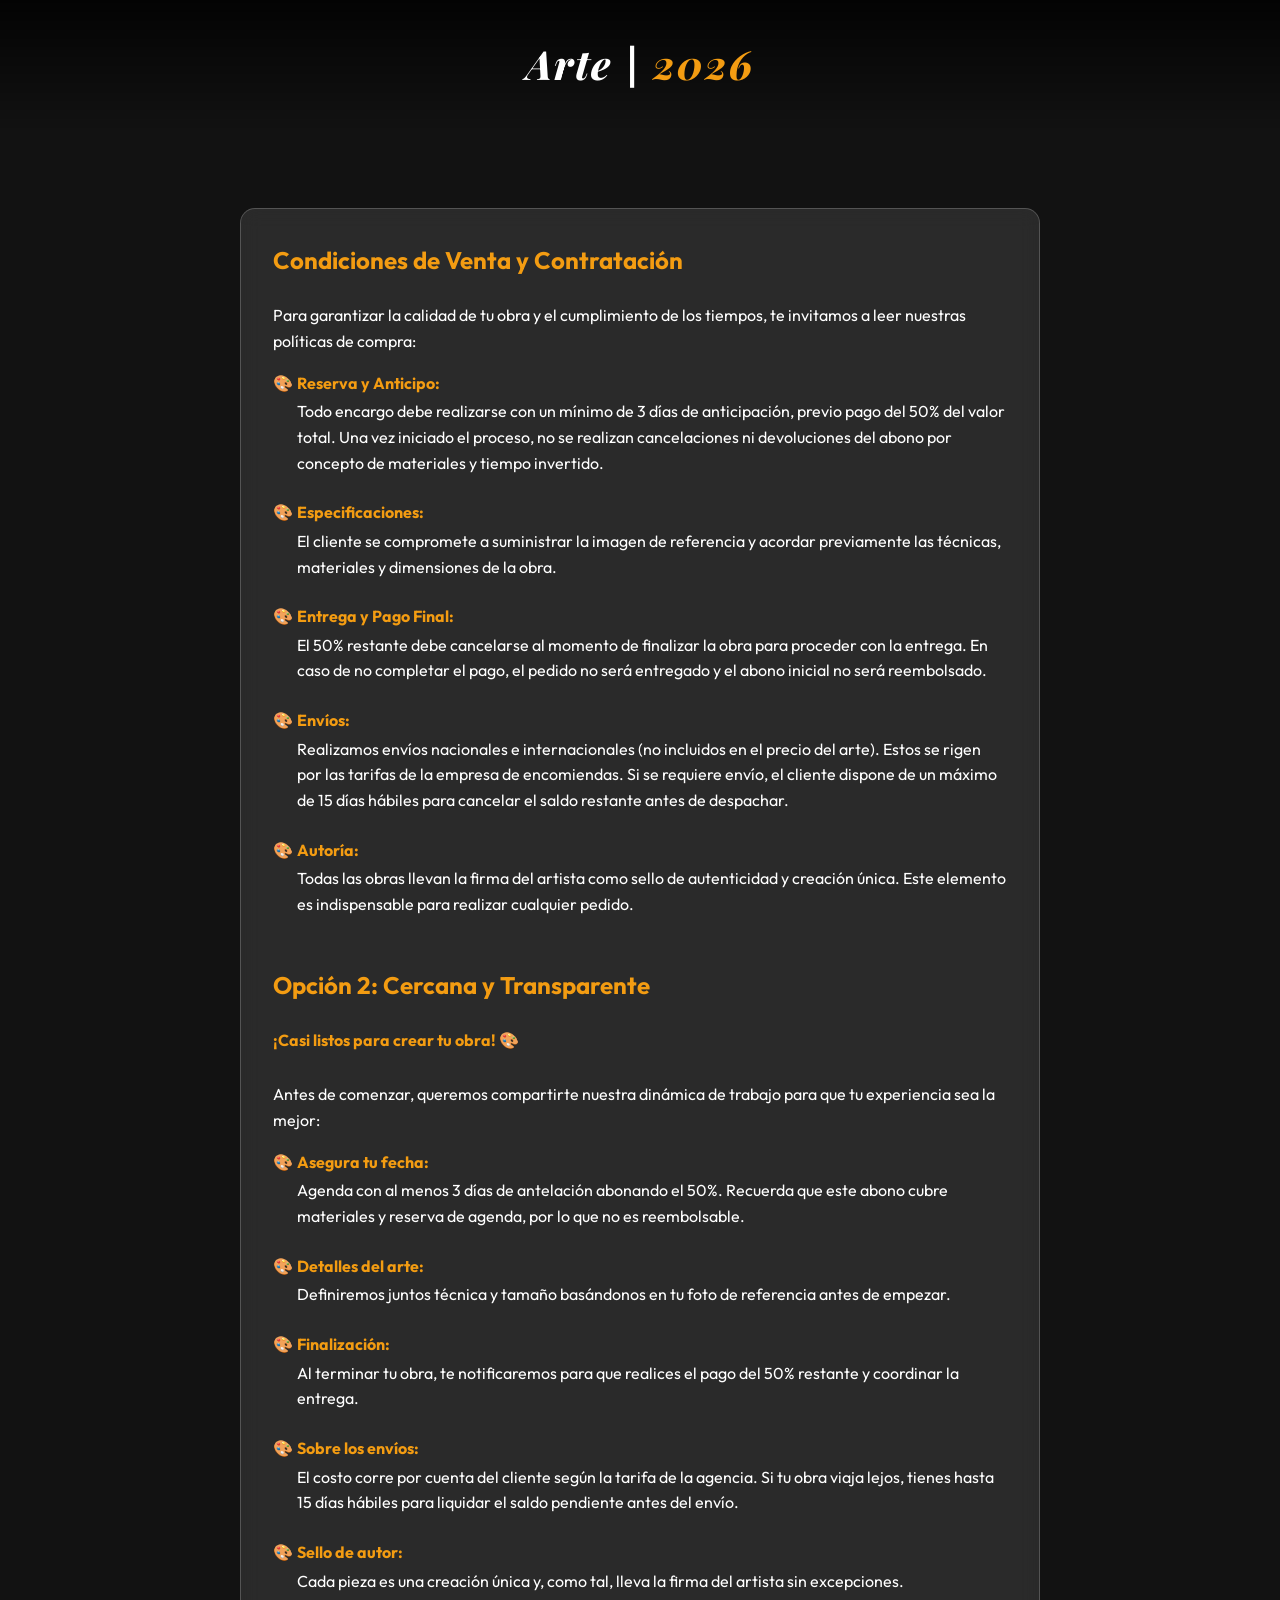
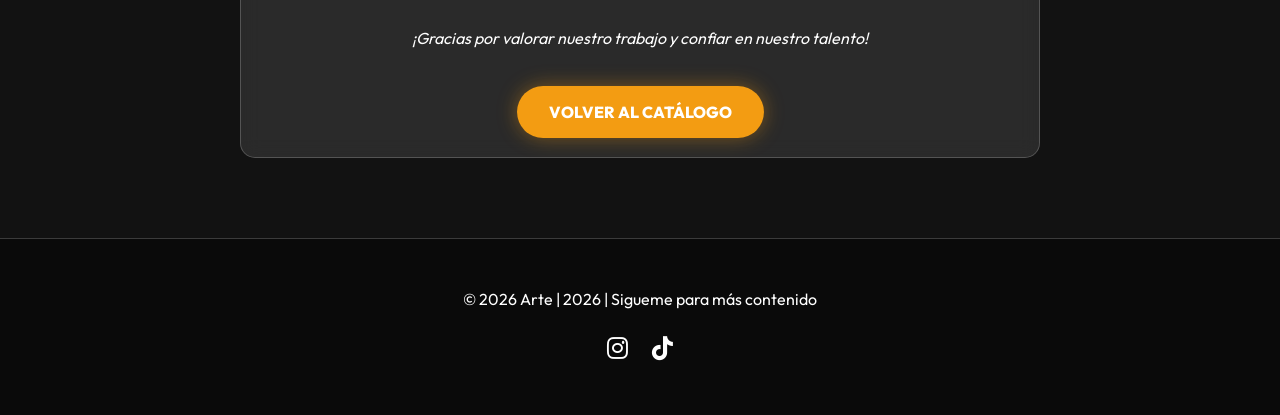
<file: terminos.html>
<!DOCTYPE html>
<html lang="es">
<head>
    <meta charset="UTF-8">
    <meta name="viewport" content="width=device-width, initial-scale=1.0">
    <title>Términos y Condiciones - Arte | 2026</title>
    
    <!-- Google Fonts -->
    <link rel="preconnect" href="https://fonts.googleapis.com">
    <link rel="preconnect" href="https://fonts.gstatic.com" crossorigin>
    <link href="https://fonts.googleapis.com/css2?family=Outfit:wght@300;400;600;800&family=Playfair+Display:ital,wght@0,700;1,700&display=swap" rel="stylesheet">
    
    <!-- Font Awesome for icons -->
    <link rel="stylesheet" href="https://cdnjs.cloudflare.com/ajax/libs/font-awesome/6.4.0/css/all.min.css">
    
    <link rel="stylesheet" href="styles.css">
</head>
<body>
    <header>
        <h1 class="logo"><a href="index.html" style="text-decoration: none; color: inherit;">Arte | <span>2026</span></a></h1>
    </header>

    <main>
        <section class="terms-section">
            <h1>Condiciones de Venta y Contratación</h1>
            <p>Para garantizar la calidad de tu obra y el cumplimiento de los tiempos, te invitamos a leer nuestras políticas de compra:</p>
            
            <ul>
                <li><strong>Reserva y Anticipo:</strong> Todo encargo debe realizarse con un mínimo de 3 días de anticipación, previo pago del 50% del valor total. Una vez iniciado el proceso, no se realizan cancelaciones ni devoluciones del abono por concepto de materiales y tiempo invertido.</li>
                <li><strong>Especificaciones:</strong> El cliente se compromete a suministrar la imagen de referencia y acordar previamente las técnicas, materiales y dimensiones de la obra.</li>
                <li><strong>Entrega y Pago Final:</strong> El 50% restante debe cancelarse al momento de finalizar la obra para proceder con la entrega. En caso de no completar el pago, el pedido no será entregado y el abono inicial no será reembolsado.</li>
                <li><strong>Envíos:</strong> Realizamos envíos nacionales e internacionales (no incluidos en el precio del arte). Estos se rigen por las tarifas de la empresa de encomiendas. Si se requiere envío, el cliente dispone de un máximo de 15 días hábiles para cancelar el saldo restante antes de despachar.</li>
                <li><strong>Autoría:</strong> Todas las obras llevan la firma del artista como sello de autenticidad y creación única. Este elemento es indispensable para realizar cualquier pedido.</li>
            </ul>

            <h2 style="margin-top: 3rem;">Opción 2: Cercana y Transparente</h2>
            <p><strong>¡Casi listos para crear tu obra! 🎨</strong><br>
            Antes de comenzar, queremos compartirte nuestra dinámica de trabajo para que tu experiencia sea la mejor:</p>

            <ul>
                <li><strong>Asegura tu fecha:</strong> Agenda con al menos 3 días de antelación abonando el 50%. Recuerda que este abono cubre materiales y reserva de agenda, por lo que no es reembolsable.</li>
                <li><strong>Detalles del arte:</strong> Definiremos juntos técnica y tamaño basándonos en tu foto de referencia antes de empezar.</li>
                <li><strong>Finalización:</strong> Al terminar tu obra, te notificaremos para que realices el pago del 50% restante y coordinar la entrega.</li>
                <li><strong>Sobre los envíos:</strong> El costo corre por cuenta del cliente según la tarifa de la agencia. Si tu obra viaja lejos, tienes hasta 15 días hábiles para liquidar el saldo pendiente antes del envío.</li>
                <li><strong>Sello de autor:</strong> Cada pieza es una creación única y, como tal, lleva la firma del artista sin excepciones.</li>
            </ul>

            <p style="margin-top: 2rem; font-style: italic; text-align: center;">¡Gracias por valorar nuestro trabajo y confiar en nuestro talento!</p>

            <div style="text-align: center; margin-top: 3rem;">
                <a href="index.html" class="glow-on-hover" style="text-decoration: none;">VOLVER AL CATÁLOGO</a>
            </div>
        </section>
    </main>

    <footer>
        <div class="footer-content">
            <p>&copy; 2026 Arte | 2026 | Sigueme para más contenido</p>
            <div class="social-links">
                <a href="https://www.instagram.com/alehna_ec?igsh=MWp3NGs3YjB4dnVwOQ==" target="_blank"><i class="fab fa-instagram"></i></a>
                <a href="https://www.tiktok.com/@alephhhhhhhhhhhh?_r=1&_t=ZS-94xqCKTynSP" target="_blank"><i class="fab fa-tiktok"></i></a>
            </div>
        </div>
    </footer>

    <style>
        .terms-section ul {
            list-style: none;
            padding: 0;
        }
        .terms-section li {
            margin-bottom: 1.5rem;
            padding-left: 1.5rem;
            position: relative;
        }
        .terms-section li::before {
            content: '🎨';
            position: absolute;
            left: 0;
            top: 0;
        }
        .terms-section strong {
            color: var(--primary-color);
            display: block;
            margin-bottom: 0.2rem;
        }
    </style>
</body>
</html>
</file>
<file: styles.css>
:root {
    --primary-color: #f39c12;
    --secondary-color: #e67e22;
    --dark-bg: #121212;
    --light-bg: #f5f5f5;
    --text-light: #ffffff;
    --text-dark: #333333;
    --accent-red: #e74c3c;
    --glass-bg: rgba(255, 255, 255, 0.1);
    --glass-border: rgba(255, 255, 255, 0.2);
    --retro-wa-bg: #25d366;
    --shadow: 0 10px 30px rgba(0, 0, 0, 0.5);
    --transition: all 0.3s cubic-bezier(0.25, 0.8, 0.25, 1);
}

* {
    margin: 0;
    padding: 0;
    box-sizing: border-box;
}

body {
    font-family: 'Outfit', sans-serif;
    background-color: var(--dark-bg);
    color: var(--text-light);
    overflow-x: hidden;
    scroll-behavior: smooth;
    line-height: 1.6;
}

/* --- LOGO & HEADER --- */
header {
    padding: 2rem 5%;
    display: flex;
    justify-content: center;
    align-items: center;
    background: linear-gradient(to bottom, rgba(0,0,0,0.8), transparent);
    position: sticky;
    top: 0;
    z-index: 100;
}

.logo {
    font-family: 'Playfair Display', serif;
    font-size: 2.5rem;
    font-style: italic;
    font-weight: 800;
    letter-spacing: 2px;
}

.logo span {
    color: var(--primary-color);
}

/* --- POPUP --- */
.popup-overlay {
    position: fixed;
    top: 0;
    left: 0;
    width: 100%;
    height: 100%;
    background-color: rgba(0,0,0,0.95);
    z-index: 2000;
    display: flex;
    justify-content: center;
    align-items: center;
    backdrop-filter: blur(10px);
    transition: opacity 0.5s ease;
}

.popup-content {
    max-width: 600px;
    width: 90%;
    text-align: center;
    animation: scaleIn 0.5s ease-out;
}

@keyframes scaleIn {
    from { transform: scale(0.8); opacity: 0; }
    to { transform: scale(1); opacity: 1; }
}

.popup-image-container {
    position: relative;
    border: 5px solid var(--primary-color);
    border-radius: 15px;
    overflow: hidden;
    box-shadow: 0 0 50px rgba(243, 156, 18, 0.3);
}

.popup-image-container img {
    width: 100%;
    height: auto;
    display: block;
    transition: transform 0.5s ease;
}

.popup-overlay-text {
    position: absolute;
    bottom: 0;
    left: 0;
    width: 100%;
    background: linear-gradient(transparent, rgba(0,0,0,0.9));
    padding: 2rem 1rem;
}

.popup-overlay-text h2 {
    margin-bottom: 1rem;
    font-size: 1.5rem;
    font-weight: 800;
}

/* --- BUTTONS --- */
.glow-on-hover {
    padding: 1rem 2rem;
    background: var(--primary-color);
    color: white;
    border: none;
    font-weight: 800;
    border-radius: 50px;
    cursor: pointer;
    box-shadow: 0 0 20px rgba(243, 156, 18, 0.4);
    transition: var(--transition);
}

.glow-on-hover:hover {
    transform: scale(1.05);
    box-shadow: 0 0 40px rgba(243, 156, 18, 0.6);
}

/* --- MAGAZINE SECTION --- */
#catalog-section {
    padding: 4rem 2rem;
    display: flex;
    flex-direction: column;
    align-items: center;
    background: radial-gradient(circle at center, #1a1a1a, #000);
}

.magazine-container {
    width: 100%;
    max-width: 1200px;
    margin-bottom: 2rem;
    display: flex;
    justify-content: center;
    perspective: 2000px;
}

.magazine {
    box-shadow: 0 30px 60px rgba(0,0,0,0.8);
    position: relative;
}

.page {
    background-color: #fff;
    overflow: hidden;
}

.page-content {
    width: 100%;
    height: 100%;
    display: flex;
    justify-content: center;
    align-items: center;
}

.page-content img {
    width: 100%;
    height: 100%;
    object-fit: contain;
}

.magazine-controls {
    display: flex;
    gap: 2rem;
    align-items: center;
}

.control-btn {
    background: var(--glass-bg);
    border: 1px solid var(--glass-border);
    color: white;
    width: 50px;
    height: 50px;
    border-radius: 50%;
    display: flex;
    justify-content: center;
    align-items: center;
    cursor: pointer;
    backdrop-filter: blur(5px);
    transition: var(--transition);
}

.control-btn:hover {
    background: var(--primary-color);
    transform: translateY(-5px);
}

/* --- GALLERY SECTION --- */
#gallery-section {
    padding: 5rem 5%;
}

.section-title {
    text-align: center;
    font-size: 3rem;
    margin-bottom: 3rem;
    font-family: 'Playfair Display', serif;
    position: relative;
}

.section-title::after {
    content: '';
    position: absolute;
    bottom: -10px;
    left: 50%;
    transform: translateX(-50%);
    width: 100px;
    height: 3px;
    background: var(--primary-color);
}

.gallery-grid {
    display: grid;
    grid-template-columns: repeat(auto-fill, minmax(300px, 1fr));
    gap: 2rem;
}

.gallery-item {
    position: relative;
    border-radius: 15px;
    overflow: hidden;
    height: 400px;
    cursor: zoom-in;
    box-shadow: 0 10px 20px rgba(0,0,0,0.3);
    transition: var(--transition);
}

.gallery-item img {
    width: 100%;
    height: 100%;
    object-fit: cover;
    transition: transform 0.5s cubic-bezier(0.25, 0.46, 0.45, 0.94);
}

.gallery-item:hover img {
    transform: scale(1.1);
}

.gallery-overlay {
    position: absolute;
    bottom: -100%;
    left: 0;
    width: 100%;
    height: 100%;
    background: linear-gradient(transparent, rgba(0,0,0,0.8));
    display: flex;
    flex-direction: column;
    justify-content: flex-end;
    padding: 1.5rem;
    transition: bottom 0.3s ease;
}

.gallery-item:hover .gallery-overlay {
    bottom: 0;
}

/* --- WHATSAPP RETRO BUTTON --- */
.whatsapp-float {
    position: fixed;
    bottom: 40px;
    right: 40px;
    z-index: 1000;
}

.retro-btn {
    background: var(--retro-wa-bg);
    color: white;
    width: 70px;
    height: 70px;
    border-radius: 12px; /* Less rounded for retro feel */
    display: flex;
    justify-content: center;
    align-items: center;
    font-size: 2.5rem;
    box-shadow: 
        4px 4px 0 #128c7e, 
        8px 8px 0 #075e54;
    transition: 0.1s;
    text-decoration: none;
}

.retro-btn:active {
    transform: translate(4px, 4px);
    box-shadow: 4px 4px 0 #128c7e;
}

.retro-tooltip {
    position: absolute;
    right: 85px;
    background: var(--dark-bg);
    border: 1px solid var(--glass-border);
    padding: 0.3rem 0.6rem;
    border-radius: 4px;
    white-space: nowrap;
    font-size: 0.8rem;
    font-weight: 400;
    pointer-events: none;
    opacity: 0;
    transform: translateX(10px);
    transition: var(--transition);
    box-shadow: 2px 2px 10px rgba(0,0,0,0.5);
}

.whatsapp-float:hover .retro-tooltip {
    opacity: 1;
    transform: translateX(0);
}

/* --- UTILS --- */
.hidden { display: none !important; }

/* --- FOOTER & SOCIAL --- */
footer {
    padding: 3rem 2rem;
    border-top: 1px solid var(--glass-border);
    background: #0a0a0a;
}

.footer-content {
    display: flex;
    flex-direction: column;
    align-items: center;
    gap: 1rem;
}

.footer-link {
    color: var(--primary-color);
    text-decoration: none;
    font-size: 0.9rem;
    margin-top: 0.5rem;
    border-bottom: 1px solid transparent;
    transition: var(--transition);
}

.footer-link:hover {
    border-bottom-color: var(--primary-color);
}

.terms-section {
    max-width: 800px;
    margin: 5rem auto;
    padding: 2rem;
    background: var(--glass-bg);
    border: 1px solid var(--glass-border);
    border-radius: 15px;
    backdrop-filter: blur(10px);
}

.terms-section h1, .terms-section h2 {
    color: var(--primary-color);
    margin-bottom: 1.5rem;
}

.terms-section p {
    margin-bottom: 1rem;
}

.terms-section h3 {
    margin-top: 2rem;
    margin-bottom: 1rem;
    color: var(--secondary-color);
}

.social-links {
    display: flex;
    gap: 1.5rem;
    font-size: 1.5rem;
}

.social-links i {
    cursor: pointer;
    transition: var(--transition);
}

.social-links i:hover {
    color: var(--primary-color);
}

/* --- LIGHTBOX --- */
.lightbox-overlay {
    position: fixed;
    top: 0;
    left: 0;
    width: 100%;
    height: 100%;
    background: rgba(0,0,0,0.95);
    z-index: 3000;
    display: flex;
    justify-content: center;
    align-items: center;
    opacity: 1;
    transition: opacity 0.3s ease;
}

.lightbox-img {
    max-width: 90%;
    max-height: 90%;
    box-shadow: 0 0 50px rgba(255,255,255,0.1);
    border-radius: 5px;
    transform: scale(0.9);
    transition: transform 0.4s cubic-bezier(0.175, 0.885, 0.32, 1.275);
}

.lightbox-overlay:not(.hidden) .lightbox-img {
    transform: scale(1);
}

.close-lightbox {
    position: absolute;
    top: 20px;
    right: 30px;
    font-size: 3rem;
    cursor: pointer;
    color: white;
    z-index: 100;
}

.lightbox-content-wrapper {
    display: flex;
    flex-direction: column;
    align-items: center;
    gap: 1.5rem;
    width: 100%;
}

.order-now-btn {
    text-decoration: none;
    display: flex;
    align-items: center;
    gap: 0.5rem;
    animation: bounceIn 0.5s ease-out 0.2s both;
}

@keyframes bounceIn {
    0% { transform: scale(0.5); opacity: 0; }
    100% { transform: scale(1); opacity: 1; }
}

/* --- MAGAZINE PAGE LINKS --- */
.page-order-overlay {
    position: absolute;
    top: 20px;
    right: 20px;
    z-index: 10;
}

.page-order-link {
    background: rgba(243, 156, 18, 0.9);
    color: white;
    text-decoration: none;
    padding: 0.5rem 1rem;
    border-radius: 5px;
    font-weight: 800;
    font-size: 0.8rem;
    display: flex;
    align-items: center;
    gap: 5px;
    box-shadow: 0 4px 10px rgba(0,0,0,0.3);
    transition: 0.3s;
}

.page-order-link:hover {
    transform: scale(1.05);
    background: var(--primary-color);
}

.social-links a {
    color: inherit;
    transition: var(--transition);
}

.social-links a:hover {
    color: var(--primary-color);
}

/* --- MAGAZINE WRAPPER CORRECTION --- */
.magazine-container {
    padding: 1rem;
    overflow: hidden;
}

/* Responsive adjustments */
@media (max-width: 768px) {
    .section-title { font-size: 2.2rem; }
    .magazine-container { padding: 0.5rem; }
    .retro-tooltip { display: none; }
    .whatsapp-float { bottom: 20px; right: 20px; }
    .magazine-controls { flex-wrap: wrap; justify-content: center; }
}
</file>
